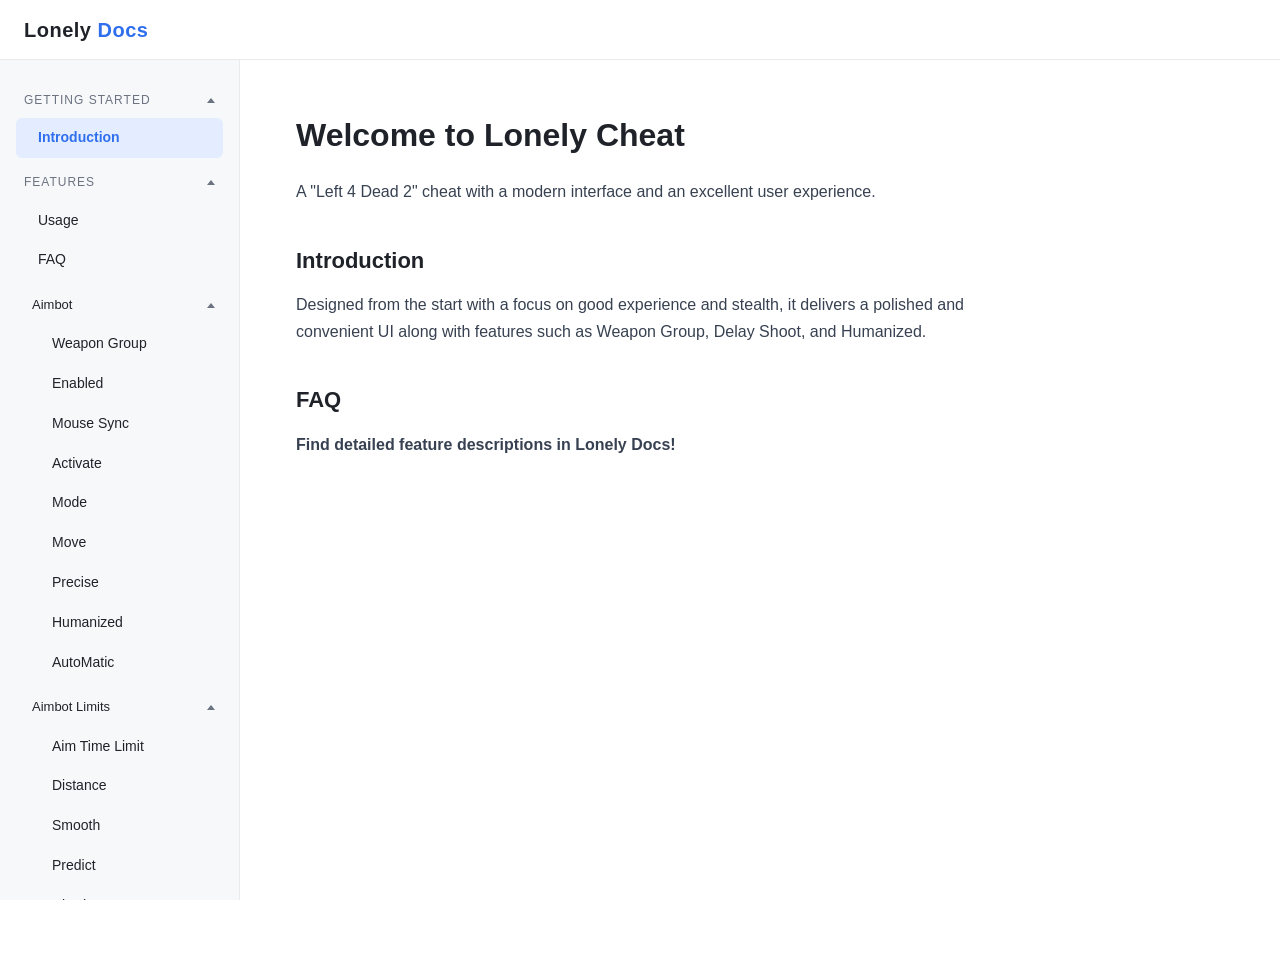
<file: index.html>
<!DOCTYPE html>
<html lang="en" data-page-node-id="TWaEena0RB8zqycP73NaQF"><head data-page-node-id="ee7ue9ihK9LDxUNMTXbMJ4">
  <meta charset="UTF-8" data-page-node-id="ir3PbhLBGocO0jrNj20sPI">
  <meta name="viewport" content="width=device-width, initial-scale=1.0" data-page-node-id="0yFgNMS9uBbjNXcHf9KOQh">
  <title data-page-node-id="skh3lBYsMeI4KXrfyc61DO">Lonely Docs</title>
  <link rel="stylesheet" href="style.css">
</head>
<body data-page-node-id="sMgWPGtuJIekgWDn5IrTgH" style="">
  <header class="topbar" data-page-node-id="xSVtLVDdO28h2l5P3CCzaC">
    <div class="brand" data-page-node-id="O9jQbfUGD59q1PPh4cZnv0">Lonely<span class="accent" data-page-node-id="ARyO6evqen1qBCwlKN5RWr"> Docs</span></div>
  </header>

  <aside class="sidebar" data-page-node-id="xNDHbXEqD3BDfNd4djfxDy">
    <details class="nav-group" open="" data-page-node-id="PaTcEHODRsr4pSQj0HHpxf">
      <summary data-page-node-id="n2BCaDmBmj9myY1vTdAESM" style="">Getting Started</summary>
      <div class="nav-content" data-page-node-id="xqxPW1Cj2kSIGR5vb9UBGr"><div class="nav-inner" data-page-node-id="kvCGvlrpyUPJoiDVLfxTAM">
        <a href="#intro" class="active" data-page-node-id="cYjnLKFcjLoSVCtdJL9Pfv">Introduction</a>
      </div></div>
    </details>
    <details class="nav-group" open="" data-page-node-id="G42Qch5GoVU4BBoeBfenEx">
      <summary data-page-node-id="p2rBZmAOSNsaoQbU8z2923" style="">Features</summary>
      <div class="nav-content" data-page-node-id="YyXeVk9UZxmxxfqzjSUjbA"><div class="nav-inner" data-page-node-id="nFHi4CRagEG9JFHlyq8Exx">
        <a href="#usage" data-page-node-id="8CfilMLWXd7CyLxYHlJzac">Usage</a>
        <a href="#faq" data-page-node-id="7BvmZrFtnzemBhcYlGuAry">FAQ</a>

        <details class="nav-group sub" open="" data-page-node-id="ZcyasRo8X3AGGmtHTrOnH9">
          <summary data-page-node-id="n8AsLjGM885Q8MICvCVn1Y">Aimbot</summary>
          <div class="nav-content" data-page-node-id="xMd4qjWnEll45GNBcqU2BU"><div class="nav-inner" data-page-node-id="pjn4ZHjPscu2i6A7jBXuKR">
            <a href="aimbot.html#wp-group" data-page-node-id="ih8MF6CgJDy4vCEsTlDnn2">Weapon Group</a>
            <a href="aimbot.html#ab-enabled" data-page-node-id="GaJBde3t4aGHg0BXz0iu3w">Enabled</a>
            <a href="aimbot.html#ab-mouse-sync" data-page-node-id="p6qWrkGRvvMyDGLyC7roIQ">Mouse Sync</a>
            <a href="aimbot.html#ab-activate" data-page-node-id="NN9Zv8vB0vPOJeucFx1aSg">Activate</a>
            <a href="aimbot.html#ab-mode" data-page-node-id="aSmYmgAsTipD4ZfvuMBtuA">Mode</a>
            <a href="aimbot.html#ab-move" data-page-node-id="NJNJK8BIPd0UpeQEgKL50z">Move</a>
            <a href="aimbot.html#ab-precise" data-page-node-id="JxR42i6nMqmFwolBD2n1vH">Precise</a>
            <a href="aimbot.html#ab-humanized" data-page-node-id="OKYeSVNBA8SJhVqH8wqLEd">Humanized</a>
            <a href="aimbot.html#ab-automatic" data-page-node-id="y2AwFS7OewVr6ql2xG8SGG">AutoMatic</a>
          </div></div>
        </details>

        <details class="nav-group sub" open="" data-page-node-id="lItRyBbnXcdhk36mDoEo0g">
          <summary data-page-node-id="4dKaqZmADXINYpxAv7hKcH">Aimbot Limits</summary>
          <div class="nav-content" data-page-node-id="k6iFiEgJFjBFxoAZwPSDzd"><div class="nav-inner" data-page-node-id="aXehTtXccvfkNEH8EOS6Ac">
            <a href="aimbot-limits.html#ab-aim-time" data-page-node-id="qOqetUYJa8AOOSoJOgyKlt">Aim Time Limit</a>
            <a href="aimbot-limits.html#ab-distance" data-page-node-id="LsQmVUVCkGQHymhBBOCjoY">Distance</a>
            <a href="aimbot-limits.html#ab-smooth" data-page-node-id="e6GM3uGIUkSom4bpCIfx3R">Smooth</a>
            <a href="aimbot-limits.html#ab-predict" data-page-node-id="F0ggZhSdIBtI2J9vs88HyW">Predict</a>
            <a href="aimbot-limits.html#ab-hit-chance" data-page-node-id="vHSAYNyNOta3QDX9b6PkRX">Hit Chance</a>
            <a href="aimbot-limits.html#ab-delay-shoot" data-page-node-id="rvNHw4fclCj3ACQaocJsxa">Delay Shoot</a>
            <a href="aimbot-limits.html#ab-first-slow" data-page-node-id="aRW4kj8DMyCOgV3WytMHSE">First Slow</a>
            <a href="aimbot-limits.html#ab-rapid-fire" data-page-node-id="i9y10dtmdhIIC2ZEnWvCe2">Rapid Fire</a>
          </div></div>
        </details>

        <details class="nav-group sub" open="" data-page-node-id="lXVwEM5090tC0odi3JSQ8K">
          <summary data-page-node-id="eW1vblPpHkB7fGcJqtAYto">Triggerbot</summary>
          <div class="nav-content" data-page-node-id="qNYH9nYaJVcANs4E0U0DRW"><div class="nav-inner" data-page-node-id="EChI74fax3uPf43sAII1RZ">
            <a href="triggerbot.html#tb-enabled" data-page-node-id="fwYeqFAHas3UBxmi8RkMBd">Enabled</a>
            <a href="triggerbot.html#tb-first-slow" data-page-node-id="xT4IVGGMHdZ4PoCmOMq7Xe">First Slow</a>
            <a href="triggerbot.html#tb-hit-chance" data-page-node-id="ZRfhfoFPxeCx5cGEE6dvgs">Hit Chance</a>
            <a href="triggerbot.html#tb-interval" data-page-node-id="kDh1jlRz9L4kw3YSsKC0jn">Interval Delay</a>
            <a href="triggerbot.html#tb-distance" data-page-node-id="H180IXBg88IxCFAx7kUl0o">Distance</a>
            <a href="triggerbot.html#tb-hitbox" data-page-node-id="hgl7Bv8HWl9ArusDmr9Vnm">Hitbox</a>
          </div></div>
        </details>

        <details class="nav-group sub" open="" data-page-node-id="dVdD29XwjK5GXms2Pt1NPN">
          <summary data-page-node-id="58vghEGIk3pVf2wVqf660S">Accuracy</summary>
          <div class="nav-content" data-page-node-id="sbp4ESzG08lYNL7BMuvemH"><div class="nav-inner" data-page-node-id="MiDG7jLFzBpHm8aoHAQDzM">
            <a href="accuracy.html#ac-norecoil" data-page-node-id="vQRu5WKw6f71oNGrpXhM0z">No Recoil</a>
            <a href="accuracy.html#ac-nospread" data-page-node-id="R9jWr6EyrMbxyQLiay8FdL">No Spread</a>
            <a href="accuracy.html#ac-noshake" data-page-node-id="glDw109UuOpJzwPVCSbkc0">No Screen Shake</a>
          </div></div>
        </details>

        <details class="nav-group sub" open="" data-page-node-id="Tn4T3VrcgkAGGV745ziRrP">
          <summary data-page-node-id="bOQXM1XTjp7M5SVrWeGANk">Misc</summary>
          <div class="nav-content" data-page-node-id="Ajm83OCKwzDvGNaeAAD6NW"><div class="nav-inner" data-page-node-id="UtkhzA6m7gKbJ1bdM4V119">
            <a href="misc.html#mi-bunnyhop" data-page-node-id="6PoNqDSYaEaQRQOG0sN0O4">Bunnyhop</a>
            <a href="misc.html#mi-fastladder" data-page-node-id="DVqbc0P99hbdyAO3DPWggT">Fast Ladder</a>
            <a href="misc.html#mi-viewmodel" data-page-node-id="EHdGiPhzs2AkBzVZDO3jPZ">Viewmodel</a>
            <a href="misc.html#mi-nofog" data-page-node-id="yUo5xD4yjcY9yEqe0eJ81b">No Fog</a>
            <a href="misc.html#mi-novomit" data-page-node-id="5Jgp1fFqFs9CfNZgRJO3Mm">No Vomit</a>
            <a href="misc.html#mi-flashboost" data-page-node-id="PhL8jOjyQE7Bf3LIoPqLQd">Flash Boost</a>
            <a href="misc.html#mi-fullbright" data-page-node-id="0Z0YBsJDYopN18KsPZSJHn">FullBright</a>
            <a href="misc.html#mi-antishake" data-page-node-id="mUqtXb8uyFYW4V0qksov1j">Anti Shake</a>
          </div></div>
        </details>

        <details class="nav-group sub" open="" data-page-node-id="lfMfId5TidvpCZSdYkoL1k">
          <summary data-page-node-id="P5CHlW1HJjmwjEGL5zxazS">Settings</summary>
          <div class="nav-content" data-page-node-id="qYrVrE0GwadD0edWmm81ve"><div class="nav-inner" data-page-node-id="4ZlSs5T3UVnMNRsN0IBHpP">
            <a href="settings.html#st-watermark" data-page-node-id="lgEP5XFWJjDEG5EECeaI3q">Watermark</a>
          </div></div>
        </details>
      </div></div>
    </details>
  </aside>

  <main class="content" data-page-node-id="n5rQM5dyoZBOVCFRZSe1HP">
    <h1 data-page-node-id="Ys73UwlNND5XVE8SqMrUj9" style="">Welcome to Lonely Cheat</h1>
    <p data-page-node-id="o4NbtX8kN3cHf05vrxx0iq" style="white-space: pre-wrap;">A "Left 4 Dead 2" cheat with a modern interface and an excellent user experience.​</p>

    <h2 id="intro" data-page-node-id="KonEO6SugsaD9ngTZtJTzR" style="">Introduction</h2>
    <p data-page-node-id="NDhQqxRI0zFq2WC5O8KazL" style="">Designed from the start with a focus on good experience and stealth, it delivers a polished and convenient UI along with features such as Weapon Group, Delay Shoot, and Humanized.</p>

    <h2 id="faq" data-page-node-id="5yMVY4iMCwjZnVvJyCMXp2" style="">FAQ</h2>
    <p data-page-node-id="3Nm5QZPl91nzkyF8QMyoKw" style=""><b data-page-node-id="Bne3fK2LvGi6T0SQ1JD2Oj">Find detailed feature descriptions in Lonely Docs!</b></p>
  </main>

  <script data-page-node-id="G01HqoVSjpKIzFM3GFr7o5">
    // Collapse/expand: clicking a group title toggles .collapsed; CSS grid row height transition plays the animation
    document.querySelectorAll('.sidebar .nav-group > summary').forEach(function (summary) {
      summary.addEventListener('click', function (e) {
        e.preventDefault();
        summary.parentElement.classList.toggle('collapsed');
      });
    });

    // Document highlight: move active state to the clicked doc
    document.querySelectorAll('.sidebar a').forEach(function (link) {
      link.addEventListener('click', function () {
        document.querySelectorAll('.sidebar a.active').forEach(function (a) {
          a.classList.remove('active');
        });
        link.classList.add('active');
      });
    });
  </script>
</body></html>
</file>
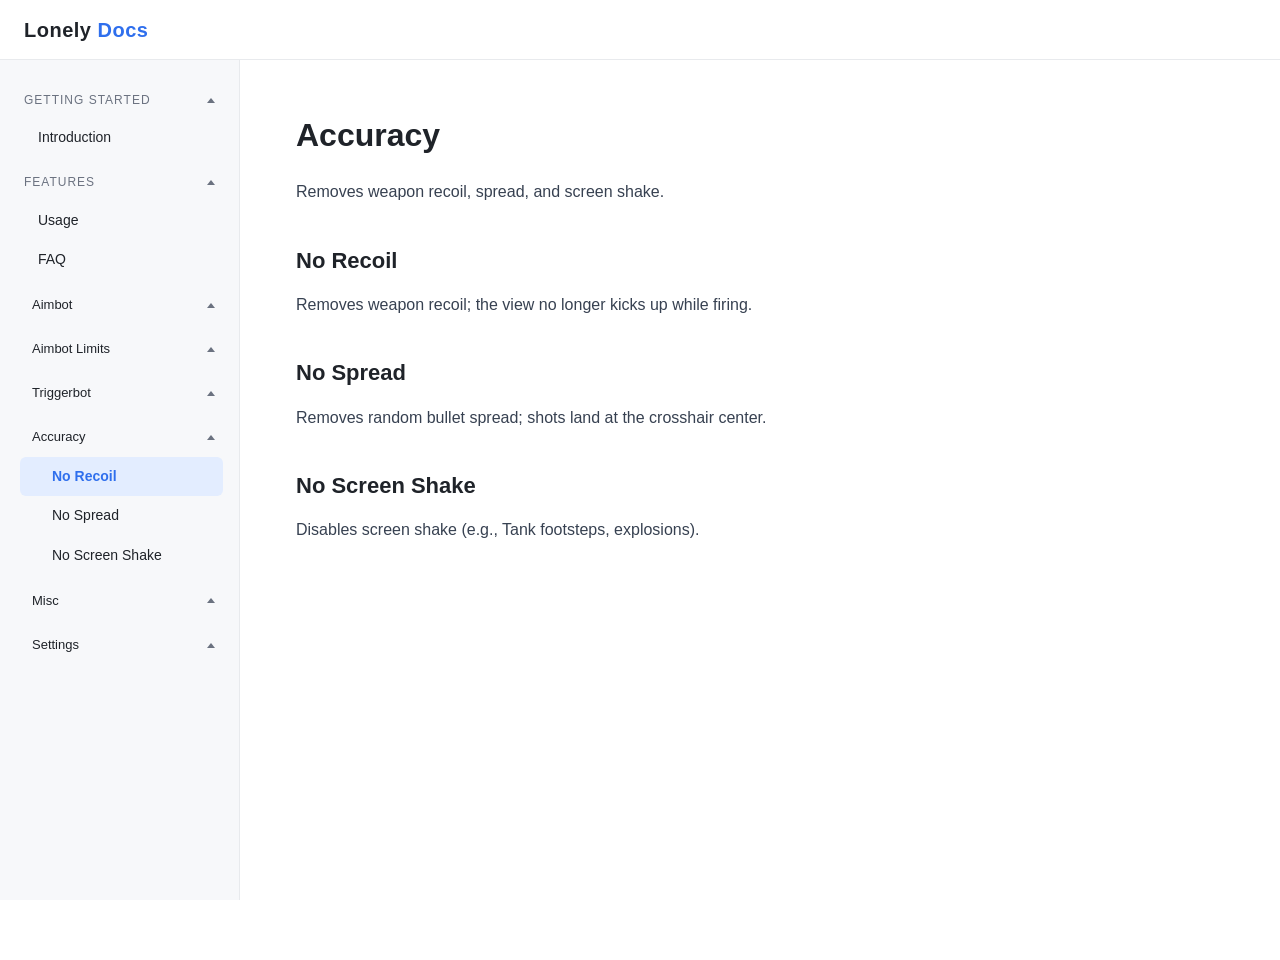
<file: accuracy.html>
<!DOCTYPE html>
<html lang="en">
<head>
  <meta charset="UTF-8">
  <meta name="viewport" content="width=device-width, initial-scale=1.0">
  <title>Lonely Docs — Accuracy</title>
  <link rel="stylesheet" href="style.css">
</head>
<body>
  <header class="topbar">
    <div class="brand">Lonely<span class="accent"> Docs</span></div>
  </header>

  <aside class="sidebar">
    <details class="nav-group" open>
      <summary>Getting Started</summary>
      <div class="nav-content"><div class="nav-inner">
        <a href="index.html#intro">Introduction</a>
      </div></div>
    </details>
    <details class="nav-group" open>
      <summary>Features</summary>
      <div class="nav-content"><div class="nav-inner">
        <a href="index.html#usage">Usage</a>
        <a href="index.html#faq">FAQ</a>

        <details class="nav-group sub collapsed">
          <summary>Aimbot</summary>
          <div class="nav-content"><div class="nav-inner">
            <a href="aimbot.html#wp-group">Weapon Group</a>
            <a href="aimbot.html#ab-enabled">Enabled</a>
            <a href="aimbot.html#ab-mouse-sync">Mouse Sync</a>
            <a href="aimbot.html#ab-activate">Activate</a>
            <a href="aimbot.html#ab-mode">Mode</a>
            <a href="aimbot.html#ab-move">Move</a>
            <a href="aimbot.html#ab-precise">Precise</a>
            <a href="aimbot.html#ab-humanized">Humanized</a>
            <a href="aimbot.html#ab-automatic">AutoMatic</a>
          </div></div>
        </details>

        <details class="nav-group sub collapsed">
          <summary>Aimbot Limits</summary>
          <div class="nav-content"><div class="nav-inner">
            <a href="aimbot-limits.html#ab-aim-time">Aim Time Limit</a>
            <a href="aimbot-limits.html#ab-distance">Distance</a>
            <a href="aimbot-limits.html#ab-smooth">Smooth</a>
            <a href="aimbot-limits.html#ab-predict">Predict</a>
            <a href="aimbot-limits.html#ab-hit-chance">Hit Chance</a>
            <a href="aimbot-limits.html#ab-delay-shoot">Delay Shoot</a>
            <a href="aimbot-limits.html#ab-first-slow">First Slow</a>
            <a href="aimbot-limits.html#ab-rapid-fire">Rapid Fire</a>
          </div></div>
        </details>

        <details class="nav-group sub collapsed">
          <summary>Triggerbot</summary>
          <div class="nav-content"><div class="nav-inner">
            <a href="triggerbot.html#tb-enabled">Enabled</a>
            <a href="triggerbot.html#tb-first-slow">First Slow</a>
            <a href="triggerbot.html#tb-hit-chance">Hit Chance</a>
            <a href="triggerbot.html#tb-interval">Interval Delay</a>
            <a href="triggerbot.html#tb-distance">Distance</a>
            <a href="triggerbot.html#tb-hitbox">Hitbox</a>
          </div></div>
        </details>

        <details class="nav-group sub" open>
          <summary>Accuracy</summary>
          <div class="nav-content"><div class="nav-inner">
            <a href="#ac-norecoil" class="active">No Recoil</a>
            <a href="#ac-nospread">No Spread</a>
            <a href="#ac-noshake">No Screen Shake</a>
          </div></div>
        </details>

        <details class="nav-group sub collapsed">
          <summary>Misc</summary>
          <div class="nav-content"><div class="nav-inner">
            <a href="misc.html#mi-bunnyhop">Bunnyhop</a>
            <a href="misc.html#mi-fastladder">Fast Ladder</a>
            <a href="misc.html#mi-viewmodel">Viewmodel</a>
            <a href="misc.html#mi-nofog">No Fog</a>
            <a href="misc.html#mi-novomit">No Vomit</a>
            <a href="misc.html#mi-flashboost">Flash Boost</a>
            <a href="misc.html#mi-fullbright">FullBright</a>
            <a href="misc.html#mi-antishake">Anti Shake</a>
          </div></div>
        </details>

        <details class="nav-group sub collapsed">
          <summary>Settings</summary>
          <div class="nav-content"><div class="nav-inner">
            <a href="settings.html#st-watermark">Watermark</a>
          </div></div>
        </details>
      </div></div>
    </details>
  </aside>

  <main class="content">
    <h1>Accuracy</h1>
    <p>Removes weapon recoil, spread, and screen shake.</p>

    <h2 id="ac-norecoil">No Recoil</h2>
    <p>Removes weapon recoil; the view no longer kicks up while firing.</p>

    <h2 id="ac-nospread">No Spread</h2>
    <p>Removes random bullet spread; shots land at the crosshair center.</p>

    <h2 id="ac-noshake">No Screen Shake</h2>
    <p>Disables screen shake (e.g., Tank footsteps, explosions).</p>
  </main>

  <script>
    document.querySelectorAll('.sidebar .nav-group > summary').forEach(function (summary) {
      summary.addEventListener('click', function (e) {
        e.preventDefault();
        summary.parentElement.classList.toggle('collapsed');
      });
    });

    document.querySelectorAll('.sidebar a').forEach(function (link) {
      link.addEventListener('click', function () {
        document.querySelectorAll('.sidebar a.active').forEach(function (a) {
          a.classList.remove('active');
        });
        link.classList.add('active');
      });
    });
  </script>
</body></html>
</file>
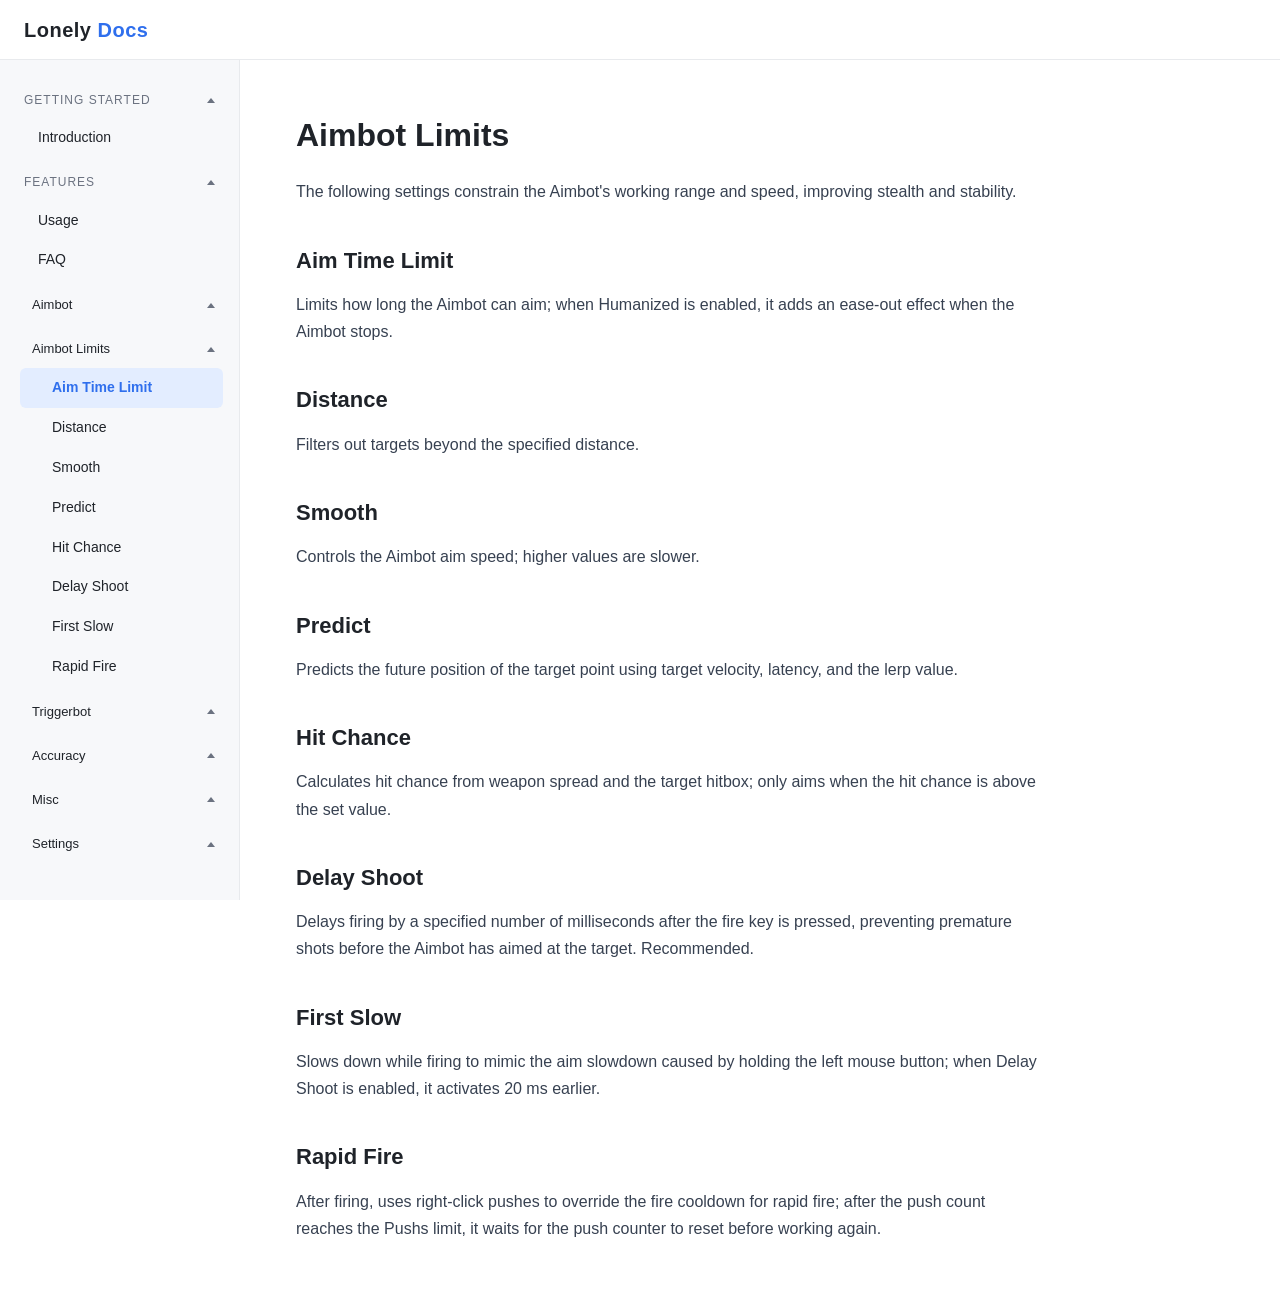
<file: aimbot-limits.html>
<!DOCTYPE html>
<html lang="en">
<head>
  <meta charset="UTF-8">
  <meta name="viewport" content="width=device-width, initial-scale=1.0">
  <title>Lonely Docs — Aimbot Limits</title>
  <link rel="stylesheet" href="style.css">
</head>
<body>
  <header class="topbar">
    <div class="brand">Lonely<span class="accent"> Docs</span></div>
  </header>

  <aside class="sidebar">
    <details class="nav-group" open>
      <summary>Getting Started</summary>
      <div class="nav-content"><div class="nav-inner">
        <a href="index.html#intro">Introduction</a>
      </div></div>
    </details>
    <details class="nav-group" open>
      <summary>Features</summary>
      <div class="nav-content"><div class="nav-inner">
        <a href="index.html#usage">Usage</a>
        <a href="index.html#faq">FAQ</a>

        <details class="nav-group sub collapsed">
          <summary>Aimbot</summary>
          <div class="nav-content"><div class="nav-inner">
            <a href="aimbot.html#wp-group">Weapon Group</a>
            <a href="aimbot.html#ab-enabled">Enabled</a>
            <a href="aimbot.html#ab-mouse-sync">Mouse Sync</a>
            <a href="aimbot.html#ab-activate">Activate</a>
            <a href="aimbot.html#ab-mode">Mode</a>
            <a href="aimbot.html#ab-move">Move</a>
            <a href="aimbot.html#ab-precise">Precise</a>
            <a href="aimbot.html#ab-humanized">Humanized</a>
            <a href="aimbot.html#ab-automatic">AutoMatic</a>
          </div></div>
        </details>

        <details class="nav-group sub" open>
          <summary>Aimbot Limits</summary>
          <div class="nav-content"><div class="nav-inner">
            <a href="#ab-aim-time" class="active">Aim Time Limit</a>
            <a href="#ab-distance">Distance</a>
            <a href="#ab-smooth">Smooth</a>
            <a href="#ab-predict">Predict</a>
            <a href="#ab-hit-chance">Hit Chance</a>
            <a href="#ab-delay-shoot">Delay Shoot</a>
            <a href="#ab-first-slow">First Slow</a>
            <a href="#ab-rapid-fire">Rapid Fire</a>
          </div></div>
        </details>

        <details class="nav-group sub collapsed">
          <summary>Triggerbot</summary>
          <div class="nav-content"><div class="nav-inner">
            <a href="triggerbot.html#tb-enabled">Enabled</a>
            <a href="triggerbot.html#tb-first-slow">First Slow</a>
            <a href="triggerbot.html#tb-hit-chance">Hit Chance</a>
            <a href="triggerbot.html#tb-interval">Interval Delay</a>
            <a href="triggerbot.html#tb-distance">Distance</a>
            <a href="triggerbot.html#tb-hitbox">Hitbox</a>
          </div></div>
        </details>

        <details class="nav-group sub collapsed">
          <summary>Accuracy</summary>
          <div class="nav-content"><div class="nav-inner">
            <a href="accuracy.html#ac-norecoil">No Recoil</a>
            <a href="accuracy.html#ac-nospread">No Spread</a>
            <a href="accuracy.html#ac-noshake">No Screen Shake</a>
          </div></div>
        </details>

        <details class="nav-group sub collapsed">
          <summary>Misc</summary>
          <div class="nav-content"><div class="nav-inner">
            <a href="misc.html#mi-bunnyhop">Bunnyhop</a>
            <a href="misc.html#mi-fastladder">Fast Ladder</a>
            <a href="misc.html#mi-viewmodel">Viewmodel</a>
            <a href="misc.html#mi-nofog">No Fog</a>
            <a href="misc.html#mi-novomit">No Vomit</a>
            <a href="misc.html#mi-flashboost">Flash Boost</a>
            <a href="misc.html#mi-fullbright">FullBright</a>
            <a href="misc.html#mi-antishake">Anti Shake</a>
          </div></div>
        </details>

        <details class="nav-group sub collapsed">
          <summary>Settings</summary>
          <div class="nav-content"><div class="nav-inner">
            <a href="settings.html#st-watermark">Watermark</a>
          </div></div>
        </details>
      </div></div>
    </details>
  </aside>

  <main class="content">
    <h1>Aimbot Limits</h1>
    <p>The following settings constrain the Aimbot's working range and speed, improving stealth and stability.</p>

    <h2 id="ab-aim-time">Aim Time Limit</h2>
    <p>Limits how long the Aimbot can aim; when Humanized is enabled, it adds an ease-out effect when the Aimbot stops.</p>

    <h2 id="ab-distance">Distance</h2>
    <p>Filters out targets beyond the specified distance.</p>

    <h2 id="ab-smooth">Smooth</h2>
    <p>Controls the Aimbot aim speed; higher values are slower.</p>

    <h2 id="ab-predict">Predict</h2>
    <p>Predicts the future position of the target point using target velocity, latency, and the lerp value.</p>

    <h2 id="ab-hit-chance">Hit Chance</h2>
    <p>Calculates hit chance from weapon spread and the target hitbox; only aims when the hit chance is above the set value.</p>

    <h2 id="ab-delay-shoot">Delay Shoot</h2>
    <p>Delays firing by a specified number of milliseconds after the fire key is pressed, preventing premature shots before the Aimbot has aimed at the target. Recommended.</p>

    <h2 id="ab-first-slow">First Slow</h2>
    <p>Slows down while firing to mimic the aim slowdown caused by holding the left mouse button; when Delay Shoot is enabled, it activates 20 ms earlier.</p>

    <h2 id="ab-rapid-fire">Rapid Fire</h2>
    <p>After firing, uses right-click pushes to override the fire cooldown for rapid fire; after the push count reaches the Pushs limit, it waits for the push counter to reset before working again.</p>
  </main>

  <script>
    document.querySelectorAll('.sidebar .nav-group > summary').forEach(function (summary) {
      summary.addEventListener('click', function (e) {
        e.preventDefault();
        summary.parentElement.classList.toggle('collapsed');
      });
    });

    document.querySelectorAll('.sidebar a').forEach(function (link) {
      link.addEventListener('click', function () {
        document.querySelectorAll('.sidebar a.active').forEach(function (a) {
          a.classList.remove('active');
        });
        link.classList.add('active');
      });
    });
  </script>
</body></html>
</file>
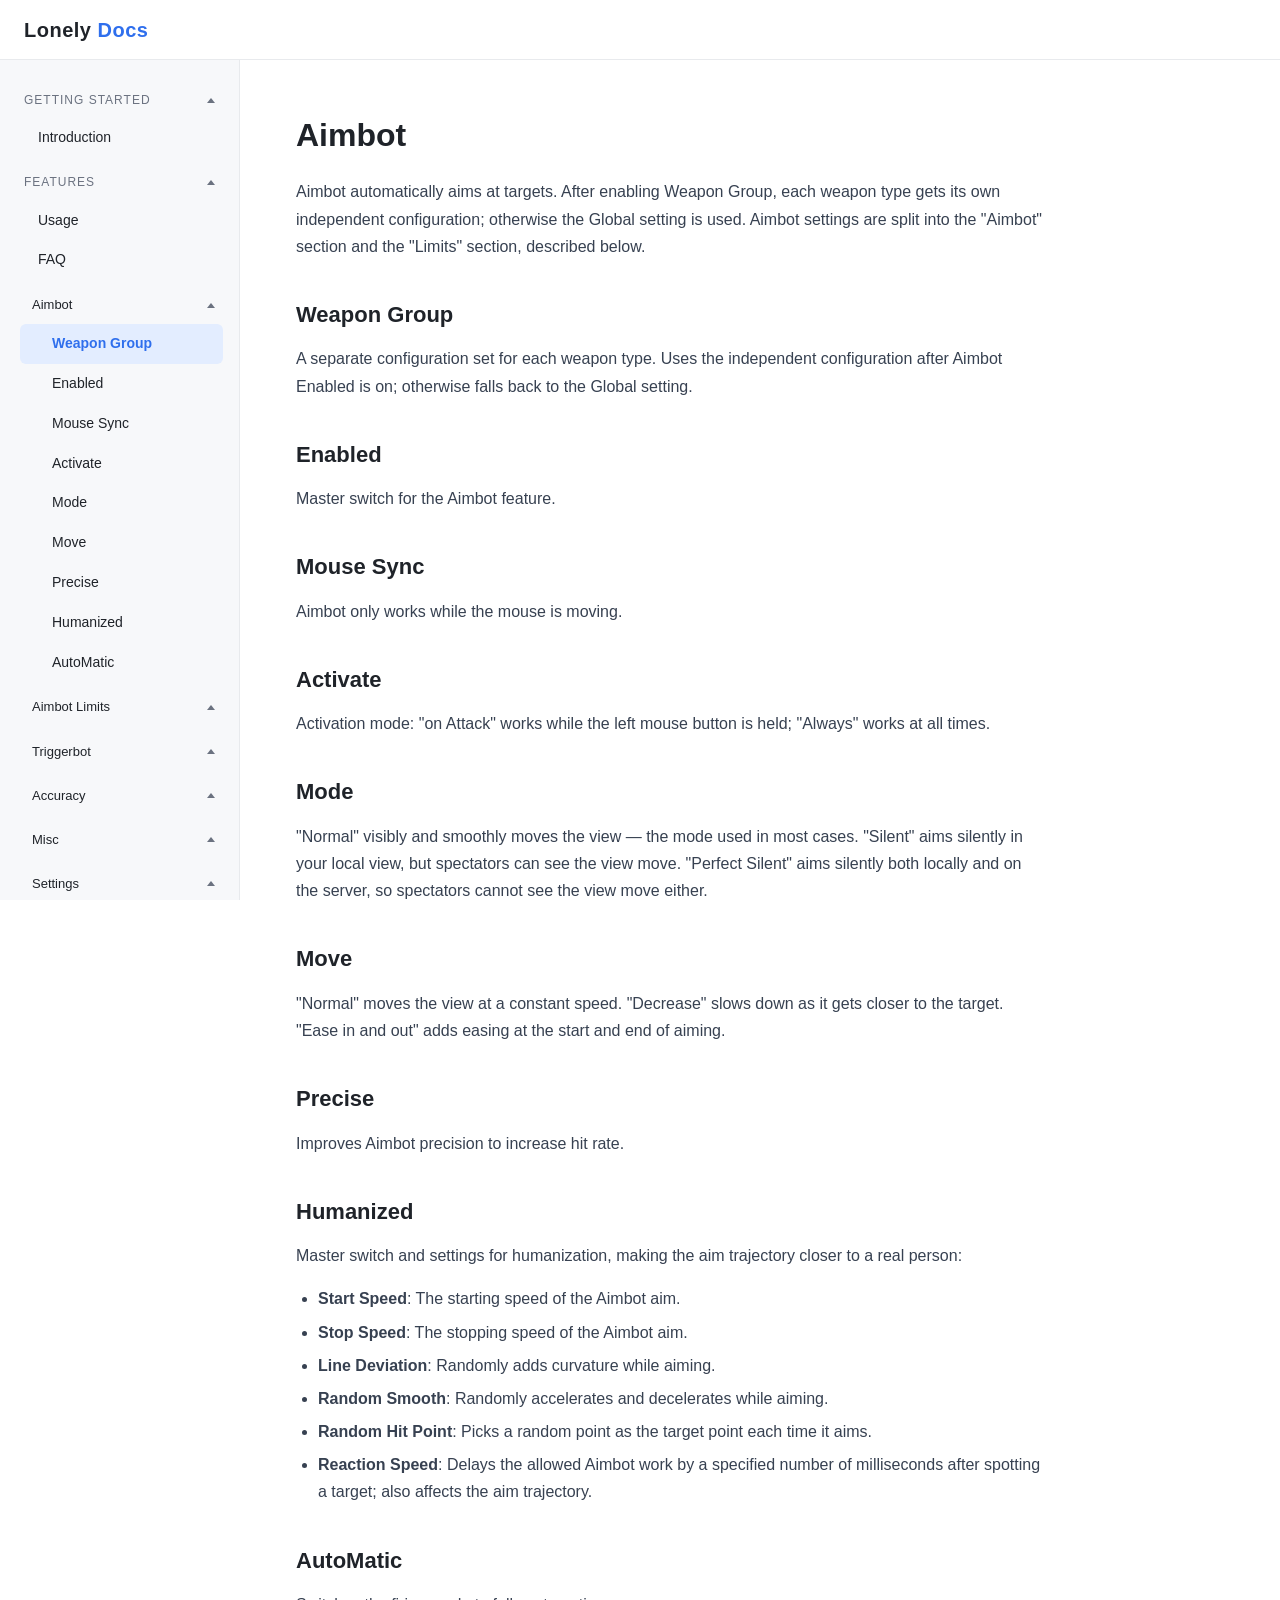
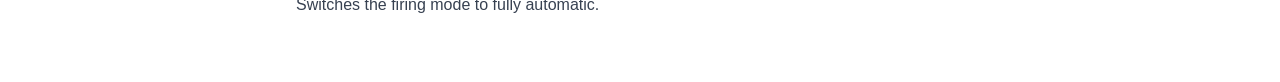
<file: aimbot.html>
<!DOCTYPE html>
<html lang="en">
<head>
  <meta charset="UTF-8">
  <meta name="viewport" content="width=device-width, initial-scale=1.0">
  <title>Lonely Docs — Aimbot</title>
  <link rel="stylesheet" href="style.css">
</head>
<body>
  <header class="topbar">
    <div class="brand">Lonely<span class="accent"> Docs</span></div>
  </header>

  <aside class="sidebar">
    <details class="nav-group" open>
      <summary>Getting Started</summary>
      <div class="nav-content"><div class="nav-inner">
        <a href="index.html#intro">Introduction</a>
      </div></div>
    </details>
    <details class="nav-group" open>
      <summary>Features</summary>
      <div class="nav-content"><div class="nav-inner">
        <a href="index.html#usage">Usage</a>
        <a href="index.html#faq">FAQ</a>

        <details class="nav-group sub" open>
          <summary>Aimbot</summary>
          <div class="nav-content"><div class="nav-inner">
            <a href="#wp-group" class="active">Weapon Group</a>
            <a href="#ab-enabled">Enabled</a>
            <a href="#ab-mouse-sync">Mouse Sync</a>
            <a href="#ab-activate">Activate</a>
            <a href="#ab-mode">Mode</a>
            <a href="#ab-move">Move</a>
            <a href="#ab-precise">Precise</a>
            <a href="#ab-humanized">Humanized</a>
            <a href="#ab-automatic">AutoMatic</a>
          </div></div>
        </details>

        <details class="nav-group sub collapsed">
          <summary>Aimbot Limits</summary>
          <div class="nav-content"><div class="nav-inner">
            <a href="aimbot-limits.html#ab-aim-time">Aim Time Limit</a>
            <a href="aimbot-limits.html#ab-distance">Distance</a>
            <a href="aimbot-limits.html#ab-smooth">Smooth</a>
            <a href="aimbot-limits.html#ab-predict">Predict</a>
            <a href="aimbot-limits.html#ab-hit-chance">Hit Chance</a>
            <a href="aimbot-limits.html#ab-delay-shoot">Delay Shoot</a>
            <a href="aimbot-limits.html#ab-first-slow">First Slow</a>
            <a href="aimbot-limits.html#ab-rapid-fire">Rapid Fire</a>
          </div></div>
        </details>

        <details class="nav-group sub collapsed">
          <summary>Triggerbot</summary>
          <div class="nav-content"><div class="nav-inner">
            <a href="triggerbot.html#tb-enabled">Enabled</a>
            <a href="triggerbot.html#tb-first-slow">First Slow</a>
            <a href="triggerbot.html#tb-hit-chance">Hit Chance</a>
            <a href="triggerbot.html#tb-interval">Interval Delay</a>
            <a href="triggerbot.html#tb-distance">Distance</a>
            <a href="triggerbot.html#tb-hitbox">Hitbox</a>
          </div></div>
        </details>

        <details class="nav-group sub collapsed">
          <summary>Accuracy</summary>
          <div class="nav-content"><div class="nav-inner">
            <a href="accuracy.html#ac-norecoil">No Recoil</a>
            <a href="accuracy.html#ac-nospread">No Spread</a>
            <a href="accuracy.html#ac-noshake">No Screen Shake</a>
          </div></div>
        </details>

        <details class="nav-group sub collapsed">
          <summary>Misc</summary>
          <div class="nav-content"><div class="nav-inner">
            <a href="misc.html#mi-bunnyhop">Bunnyhop</a>
            <a href="misc.html#mi-fastladder">Fast Ladder</a>
            <a href="misc.html#mi-viewmodel">Viewmodel</a>
            <a href="misc.html#mi-nofog">No Fog</a>
            <a href="misc.html#mi-novomit">No Vomit</a>
            <a href="misc.html#mi-flashboost">Flash Boost</a>
            <a href="misc.html#mi-fullbright">FullBright</a>
            <a href="misc.html#mi-antishake">Anti Shake</a>
          </div></div>
        </details>

        <details class="nav-group sub collapsed">
          <summary>Settings</summary>
          <div class="nav-content"><div class="nav-inner">
            <a href="settings.html#st-watermark">Watermark</a>
          </div></div>
        </details>
      </div></div>
    </details>
  </aside>

  <main class="content">
    <h1>Aimbot</h1>
    <p>Aimbot automatically aims at targets. After enabling Weapon Group, each weapon type gets its own independent configuration; otherwise the Global setting is used. Aimbot settings are split into the "Aimbot" section and the "Limits" section, described below.</p>

    <h2 id="wp-group">Weapon Group</h2>
    <p>A separate configuration set for each weapon type. Uses the independent configuration after Aimbot Enabled is on; otherwise falls back to the Global setting.</p>

    <h2 id="ab-enabled">Enabled</h2>
    <p>Master switch for the Aimbot feature.</p>

    <h2 id="ab-mouse-sync">Mouse Sync</h2>
    <p>Aimbot only works while the mouse is moving.</p>

    <h2 id="ab-activate">Activate</h2>
    <p>Activation mode: "on Attack" works while the left mouse button is held; "Always" works at all times.</p>

    <h2 id="ab-mode">Mode</h2>
    <p>"Normal" visibly and smoothly moves the view — the mode used in most cases. "Silent" aims silently in your local view, but spectators can see the view move. "Perfect Silent" aims silently both locally and on the server, so spectators cannot see the view move either.</p>

    <h2 id="ab-move">Move</h2>
    <p>"Normal" moves the view at a constant speed. "Decrease" slows down as it gets closer to the target. "Ease in and out" adds easing at the start and end of aiming.</p>

    <h2 id="ab-precise">Precise</h2>
    <p>Improves Aimbot precision to increase hit rate.</p>

    <h2 id="ab-humanized">Humanized</h2>
    <p>Master switch and settings for humanization, making the aim trajectory closer to a real person:</p>
    <ul>
      <li><strong>Start Speed</strong>: The starting speed of the Aimbot aim.</li>
      <li><strong>Stop Speed</strong>: The stopping speed of the Aimbot aim.</li>
      <li><strong>Line Deviation</strong>: Randomly adds curvature while aiming.</li>
      <li><strong>Random Smooth</strong>: Randomly accelerates and decelerates while aiming.</li>
      <li><strong>Random Hit Point</strong>: Picks a random point as the target point each time it aims.</li>
      <li><strong>Reaction Speed</strong>: Delays the allowed Aimbot work by a specified number of milliseconds after spotting a target; also affects the aim trajectory.</li>
    </ul>

    <h2 id="ab-automatic">AutoMatic</h2>
    <p>Switches the firing mode to fully automatic.</p>
  </main>

  <script>
    document.querySelectorAll('.sidebar .nav-group > summary').forEach(function (summary) {
      summary.addEventListener('click', function (e) {
        e.preventDefault();
        summary.parentElement.classList.toggle('collapsed');
      });
    });

    document.querySelectorAll('.sidebar a').forEach(function (link) {
      link.addEventListener('click', function () {
        document.querySelectorAll('.sidebar a.active').forEach(function (a) {
          a.classList.remove('active');
        });
        link.classList.add('active');
      });
    });
  </script>
</body></html>
</file>
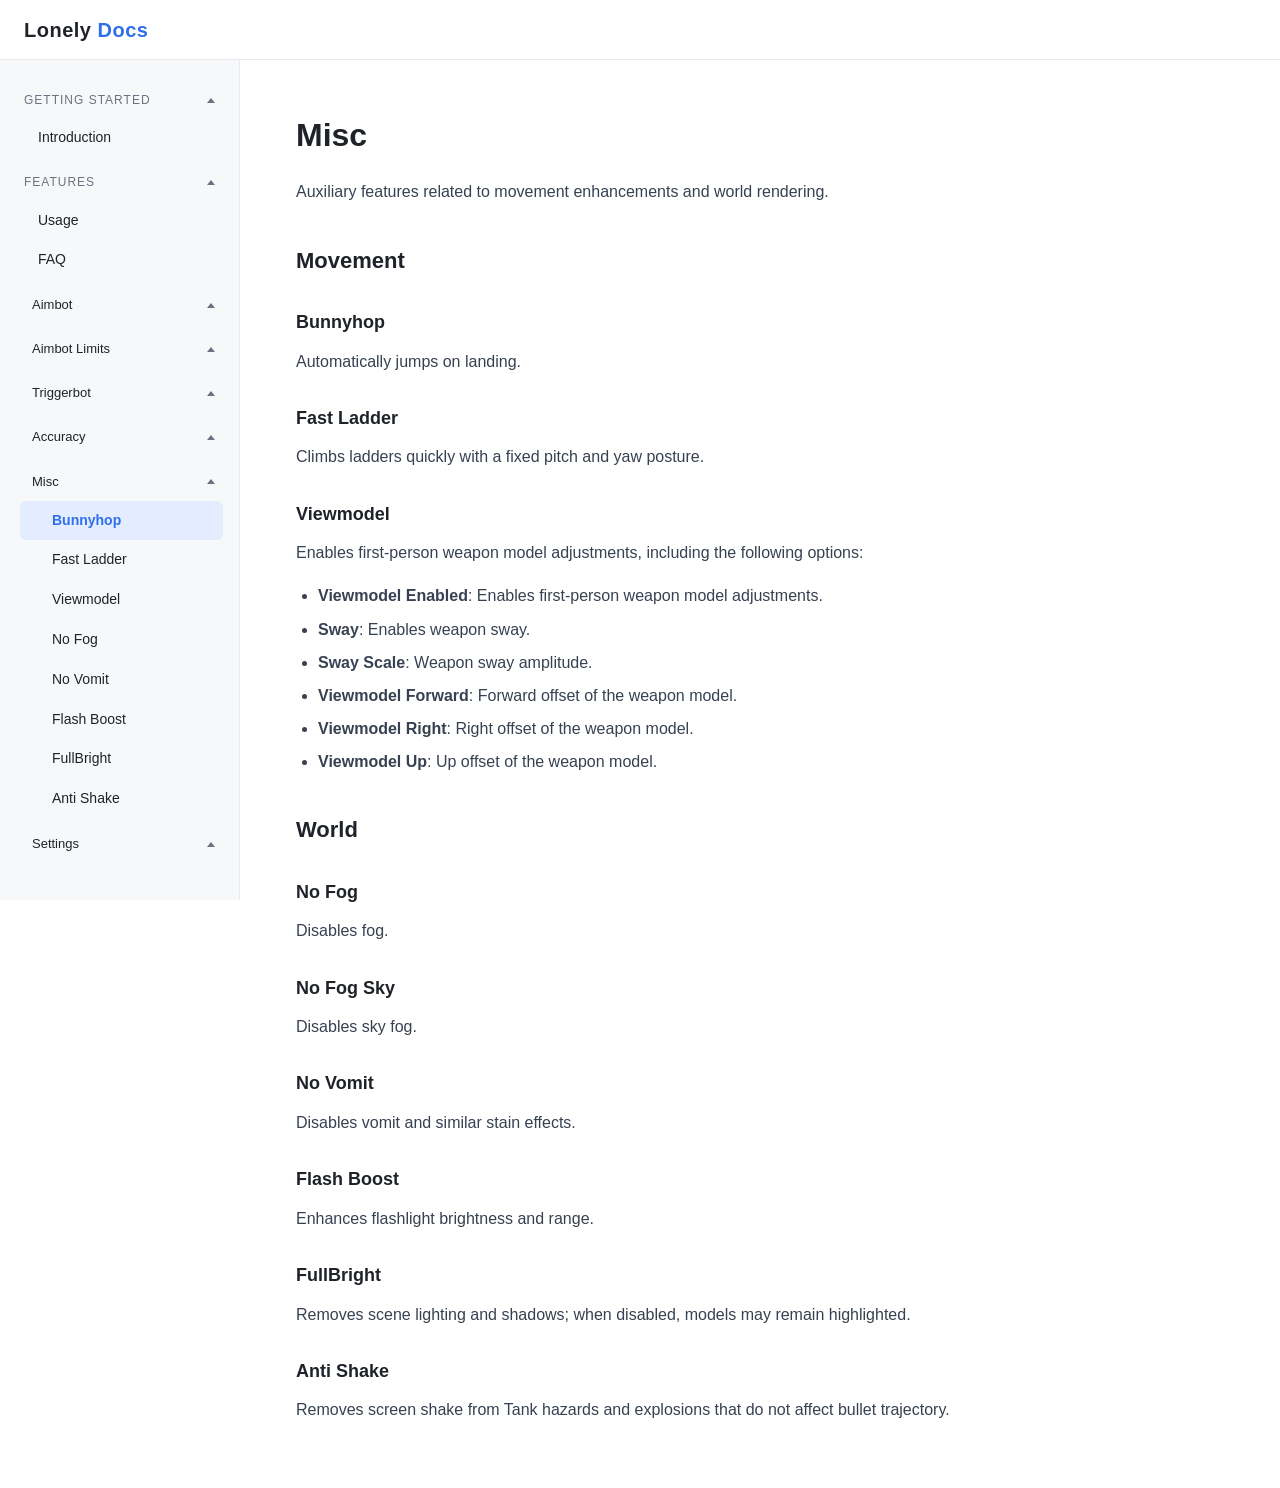
<file: misc.html>
<!DOCTYPE html>
<html lang="en">
<head>
  <meta charset="UTF-8">
  <meta name="viewport" content="width=device-width, initial-scale=1.0">
  <title>Lonely Docs — Misc</title>
  <link rel="stylesheet" href="style.css">
</head>
<body>
  <header class="topbar">
    <div class="brand">Lonely<span class="accent"> Docs</span></div>
  </header>

  <aside class="sidebar">
    <details class="nav-group" open>
      <summary>Getting Started</summary>
      <div class="nav-content"><div class="nav-inner">
        <a href="index.html#intro">Introduction</a>
      </div></div>
    </details>
    <details class="nav-group" open>
      <summary>Features</summary>
      <div class="nav-content"><div class="nav-inner">
        <a href="index.html#usage">Usage</a>
        <a href="index.html#faq">FAQ</a>

        <details class="nav-group sub collapsed">
          <summary>Aimbot</summary>
          <div class="nav-content"><div class="nav-inner">
            <a href="aimbot.html#wp-group">Weapon Group</a>
            <a href="aimbot.html#ab-enabled">Enabled</a>
            <a href="aimbot.html#ab-mouse-sync">Mouse Sync</a>
            <a href="aimbot.html#ab-activate">Activate</a>
            <a href="aimbot.html#ab-mode">Mode</a>
            <a href="aimbot.html#ab-move">Move</a>
            <a href="aimbot.html#ab-precise">Precise</a>
            <a href="aimbot.html#ab-humanized">Humanized</a>
            <a href="aimbot.html#ab-automatic">AutoMatic</a>
          </div></div>
        </details>

        <details class="nav-group sub collapsed">
          <summary>Aimbot Limits</summary>
          <div class="nav-content"><div class="nav-inner">
            <a href="aimbot-limits.html#ab-aim-time">Aim Time Limit</a>
            <a href="aimbot-limits.html#ab-distance">Distance</a>
            <a href="aimbot-limits.html#ab-smooth">Smooth</a>
            <a href="aimbot-limits.html#ab-predict">Predict</a>
            <a href="aimbot-limits.html#ab-hit-chance">Hit Chance</a>
            <a href="aimbot-limits.html#ab-delay-shoot">Delay Shoot</a>
            <a href="aimbot-limits.html#ab-first-slow">First Slow</a>
            <a href="aimbot-limits.html#ab-rapid-fire">Rapid Fire</a>
          </div></div>
        </details>

        <details class="nav-group sub collapsed">
          <summary>Triggerbot</summary>
          <div class="nav-content"><div class="nav-inner">
            <a href="triggerbot.html#tb-enabled">Enabled</a>
            <a href="triggerbot.html#tb-first-slow">First Slow</a>
            <a href="triggerbot.html#tb-hit-chance">Hit Chance</a>
            <a href="triggerbot.html#tb-interval">Interval Delay</a>
            <a href="triggerbot.html#tb-distance">Distance</a>
            <a href="triggerbot.html#tb-hitbox">Hitbox</a>
          </div></div>
        </details>

        <details class="nav-group sub collapsed">
          <summary>Accuracy</summary>
          <div class="nav-content"><div class="nav-inner">
            <a href="accuracy.html#ac-norecoil">No Recoil</a>
            <a href="accuracy.html#ac-nospread">No Spread</a>
            <a href="accuracy.html#ac-noshake">No Screen Shake</a>
          </div></div>
        </details>

        <details class="nav-group sub" open>
          <summary>Misc</summary>
          <div class="nav-content"><div class="nav-inner">
            <a href="#mi-bunnyhop" class="active">Bunnyhop</a>
            <a href="#mi-fastladder">Fast Ladder</a>
            <a href="#mi-viewmodel">Viewmodel</a>
            <a href="#mi-nofog">No Fog</a>
            <a href="#mi-novomit">No Vomit</a>
            <a href="#mi-flashboost">Flash Boost</a>
            <a href="#mi-fullbright">FullBright</a>
            <a href="#mi-antishake">Anti Shake</a>
          </div></div>
        </details>

        <details class="nav-group sub collapsed">
          <summary>Settings</summary>
          <div class="nav-content"><div class="nav-inner">
            <a href="settings.html#st-watermark">Watermark</a>
          </div></div>
        </details>
      </div></div>
    </details>
  </aside>

  <main class="content">
    <h1>Misc</h1>
    <p>Auxiliary features related to movement enhancements and world rendering.</p>

    <h2 id="mi-movement">Movement</h2>
    <h3 id="mi-bunnyhop">Bunnyhop</h3>
    <p>Automatically jumps on landing.</p>
    <h3 id="mi-fastladder">Fast Ladder</h3>
    <p>Climbs ladders quickly with a fixed pitch and yaw posture.</p>
    <h3 id="mi-viewmodel">Viewmodel</h3>
    <p>Enables first-person weapon model adjustments, including the following options:</p>
    <ul>
      <li><strong>Viewmodel Enabled</strong>: Enables first-person weapon model adjustments.</li>
      <li><strong>Sway</strong>: Enables weapon sway.</li>
      <li><strong>Sway Scale</strong>: Weapon sway amplitude.</li>
      <li><strong>Viewmodel Forward</strong>: Forward offset of the weapon model.</li>
      <li><strong>Viewmodel Right</strong>: Right offset of the weapon model.</li>
      <li><strong>Viewmodel Up</strong>: Up offset of the weapon model.</li>
    </ul>

    <h2 id="mi-world">World</h2>
    <h3 id="mi-nofog">No Fog</h3>
    <p>Disables fog.</p>
    <h3 id="mi-nofog-sky">No Fog Sky</h3>
    <p>Disables sky fog.</p>
    <h3 id="mi-novomit">No Vomit</h3>
    <p>Disables vomit and similar stain effects.</p>
    <h3 id="mi-flashboost">Flash Boost</h3>
    <p>Enhances flashlight brightness and range.</p>
    <h3 id="mi-fullbright">FullBright</h3>
    <p>Removes scene lighting and shadows; when disabled, models may remain highlighted.</p>
    <h3 id="mi-antishake">Anti Shake</h3>
    <p>Removes screen shake from Tank hazards and explosions that do not affect bullet trajectory.</p>
  </main>

  <script>
    document.querySelectorAll('.sidebar .nav-group > summary').forEach(function (summary) {
      summary.addEventListener('click', function (e) {
        e.preventDefault();
        summary.parentElement.classList.toggle('collapsed');
      });
    });

    document.querySelectorAll('.sidebar a').forEach(function (link) {
      link.addEventListener('click', function () {
        document.querySelectorAll('.sidebar a.active').forEach(function (a) {
          a.classList.remove('active');
        });
        link.classList.add('active');
      });
    });
  </script>
</body></html>
</file>
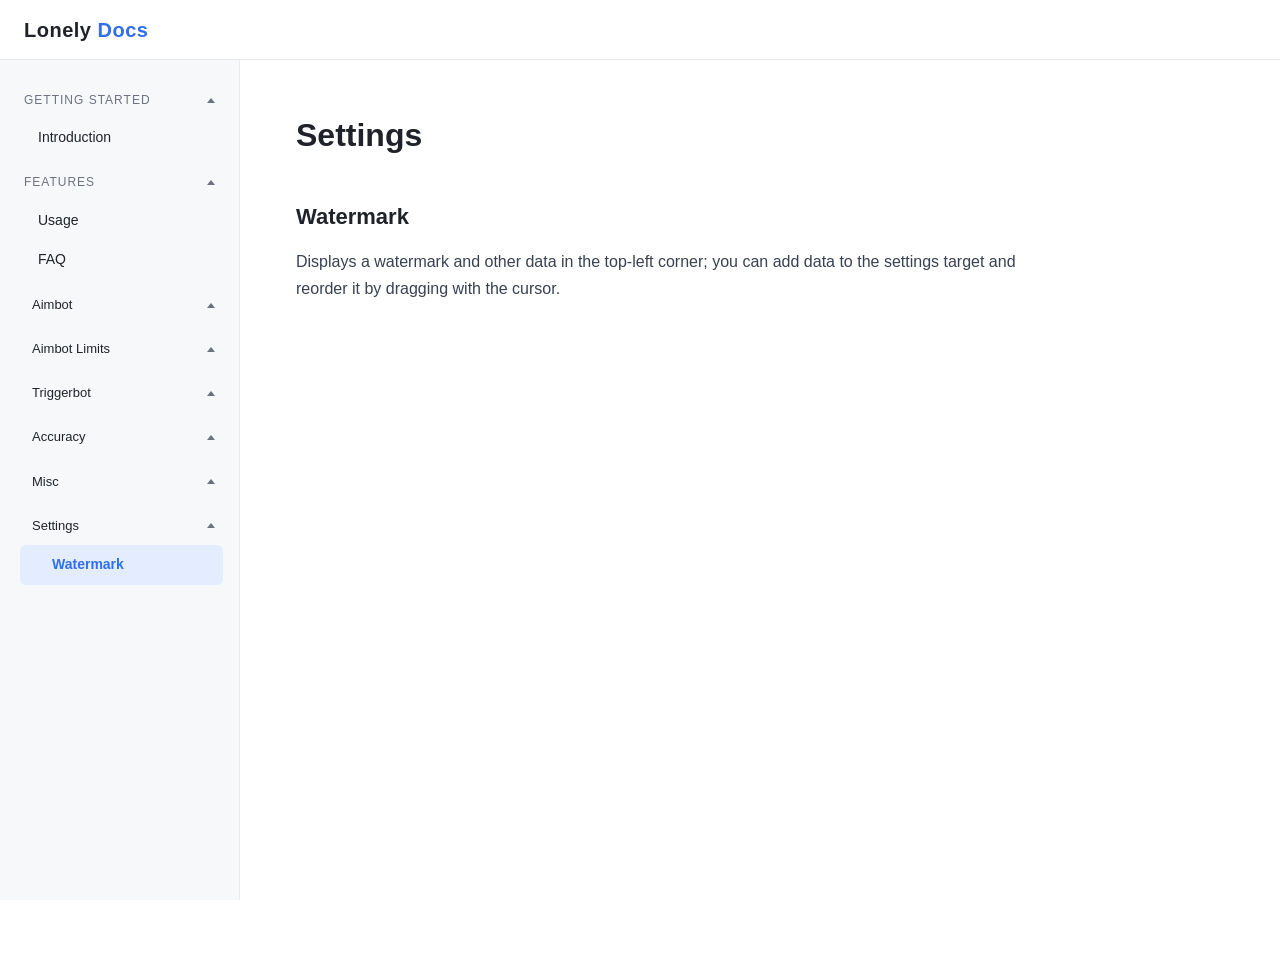
<file: settings.html>
<!DOCTYPE html>
<html lang="en">
<head>
  <meta charset="UTF-8">
  <meta name="viewport" content="width=device-width, initial-scale=1.0">
  <title>Lonely Docs — Settings</title>
  <link rel="stylesheet" href="style.css">
</head>
<body>
  <header class="topbar">
    <div class="brand">Lonely<span class="accent"> Docs</span></div>
  </header>

  <aside class="sidebar">
    <details class="nav-group" open>
      <summary>Getting Started</summary>
      <div class="nav-content"><div class="nav-inner">
        <a href="index.html#intro">Introduction</a>
      </div></div>
    </details>
    <details class="nav-group" open>
      <summary>Features</summary>
      <div class="nav-content"><div class="nav-inner">
        <a href="index.html#usage">Usage</a>
        <a href="index.html#faq">FAQ</a>

        <details class="nav-group sub collapsed">
          <summary>Aimbot</summary>
          <div class="nav-content"><div class="nav-inner">
            <a href="aimbot.html#wp-group">Weapon Group</a>
            <a href="aimbot.html#ab-enabled">Enabled</a>
            <a href="aimbot.html#ab-mouse-sync">Mouse Sync</a>
            <a href="aimbot.html#ab-activate">Activate</a>
            <a href="aimbot.html#ab-mode">Mode</a>
            <a href="aimbot.html#ab-move">Move</a>
            <a href="aimbot.html#ab-precise">Precise</a>
            <a href="aimbot.html#ab-humanized">Humanized</a>
            <a href="aimbot.html#ab-automatic">AutoMatic</a>
          </div></div>
        </details>

        <details class="nav-group sub collapsed">
          <summary>Aimbot Limits</summary>
          <div class="nav-content"><div class="nav-inner">
            <a href="aimbot-limits.html#ab-aim-time">Aim Time Limit</a>
            <a href="aimbot-limits.html#ab-distance">Distance</a>
            <a href="aimbot-limits.html#ab-smooth">Smooth</a>
            <a href="aimbot-limits.html#ab-predict">Predict</a>
            <a href="aimbot-limits.html#ab-hit-chance">Hit Chance</a>
            <a href="aimbot-limits.html#ab-delay-shoot">Delay Shoot</a>
            <a href="aimbot-limits.html#ab-first-slow">First Slow</a>
            <a href="aimbot-limits.html#ab-rapid-fire">Rapid Fire</a>
          </div></div>
        </details>

        <details class="nav-group sub collapsed">
          <summary>Triggerbot</summary>
          <div class="nav-content"><div class="nav-inner">
            <a href="triggerbot.html#tb-enabled">Enabled</a>
            <a href="triggerbot.html#tb-first-slow">First Slow</a>
            <a href="triggerbot.html#tb-hit-chance">Hit Chance</a>
            <a href="triggerbot.html#tb-interval">Interval Delay</a>
            <a href="triggerbot.html#tb-distance">Distance</a>
            <a href="triggerbot.html#tb-hitbox">Hitbox</a>
          </div></div>
        </details>

        <details class="nav-group sub collapsed">
          <summary>Accuracy</summary>
          <div class="nav-content"><div class="nav-inner">
            <a href="accuracy.html#ac-norecoil">No Recoil</a>
            <a href="accuracy.html#ac-nospread">No Spread</a>
            <a href="accuracy.html#ac-noshake">No Screen Shake</a>
          </div></div>
        </details>

        <details class="nav-group sub collapsed">
          <summary>Misc</summary>
          <div class="nav-content"><div class="nav-inner">
            <a href="misc.html#mi-bunnyhop">Bunnyhop</a>
            <a href="misc.html#mi-fastladder">Fast Ladder</a>
            <a href="misc.html#mi-viewmodel">Viewmodel</a>
            <a href="misc.html#mi-nofog">No Fog</a>
            <a href="misc.html#mi-novomit">No Vomit</a>
            <a href="misc.html#mi-flashboost">Flash Boost</a>
            <a href="misc.html#mi-fullbright">FullBright</a>
            <a href="misc.html#mi-antishake">Anti Shake</a>
          </div></div>
        </details>

        <details class="nav-group sub" open>
          <summary>Settings</summary>
          <div class="nav-content"><div class="nav-inner">
            <a href="#st-watermark" class="active">Watermark</a>
          </div></div>
        </details>
      </div></div>
    </details>
  </aside>

  <main class="content">
    <h1>Settings</h1>
    <h2 id="st-watermark">Watermark</h2>
    <p>Displays a watermark and other data in the top-left corner; you can add data to the settings target and reorder it by dragging with the cursor.</p>
  </main>

  <script>
    document.querySelectorAll('.sidebar .nav-group > summary').forEach(function (summary) {
      summary.addEventListener('click', function (e) {
        e.preventDefault();
        summary.parentElement.classList.toggle('collapsed');
      });
    });

    document.querySelectorAll('.sidebar a').forEach(function (link) {
      link.addEventListener('click', function () {
        document.querySelectorAll('.sidebar a.active').forEach(function (a) {
          a.classList.remove('active');
        });
        link.classList.add('active');
      });
    });
  </script>
</body></html>
</file>
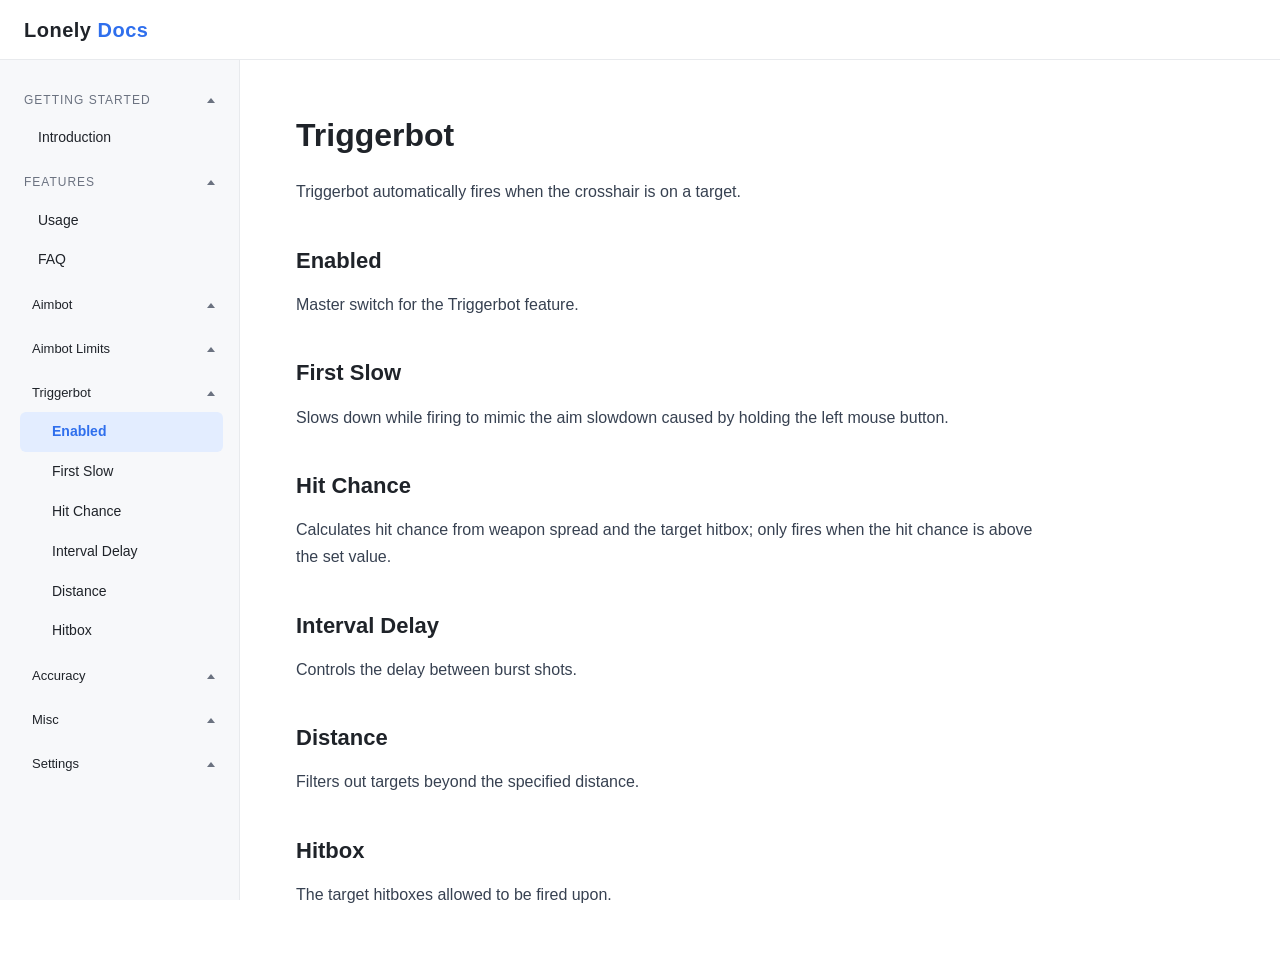
<file: triggerbot.html>
<!DOCTYPE html>
<html lang="en">
<head>
  <meta charset="UTF-8">
  <meta name="viewport" content="width=device-width, initial-scale=1.0">
  <title>Lonely Docs — Triggerbot</title>
  <link rel="stylesheet" href="style.css">
</head>
<body>
  <header class="topbar">
    <div class="brand">Lonely<span class="accent"> Docs</span></div>
  </header>

  <aside class="sidebar">
    <details class="nav-group" open>
      <summary>Getting Started</summary>
      <div class="nav-content"><div class="nav-inner">
        <a href="index.html#intro">Introduction</a>
      </div></div>
    </details>
    <details class="nav-group" open>
      <summary>Features</summary>
      <div class="nav-content"><div class="nav-inner">
        <a href="index.html#usage">Usage</a>
        <a href="index.html#faq">FAQ</a>

        <details class="nav-group sub collapsed">
          <summary>Aimbot</summary>
          <div class="nav-content"><div class="nav-inner">
            <a href="aimbot.html#wp-group">Weapon Group</a>
            <a href="aimbot.html#ab-enabled">Enabled</a>
            <a href="aimbot.html#ab-mouse-sync">Mouse Sync</a>
            <a href="aimbot.html#ab-activate">Activate</a>
            <a href="aimbot.html#ab-mode">Mode</a>
            <a href="aimbot.html#ab-move">Move</a>
            <a href="aimbot.html#ab-precise">Precise</a>
            <a href="aimbot.html#ab-humanized">Humanized</a>
            <a href="aimbot.html#ab-automatic">AutoMatic</a>
          </div></div>
        </details>

        <details class="nav-group sub collapsed">
          <summary>Aimbot Limits</summary>
          <div class="nav-content"><div class="nav-inner">
            <a href="aimbot-limits.html#ab-aim-time">Aim Time Limit</a>
            <a href="aimbot-limits.html#ab-distance">Distance</a>
            <a href="aimbot-limits.html#ab-smooth">Smooth</a>
            <a href="aimbot-limits.html#ab-predict">Predict</a>
            <a href="aimbot-limits.html#ab-hit-chance">Hit Chance</a>
            <a href="aimbot-limits.html#ab-delay-shoot">Delay Shoot</a>
            <a href="aimbot-limits.html#ab-first-slow">First Slow</a>
            <a href="aimbot-limits.html#ab-rapid-fire">Rapid Fire</a>
          </div></div>
        </details>

        <details class="nav-group sub" open>
          <summary>Triggerbot</summary>
          <div class="nav-content"><div class="nav-inner">
            <a href="#tb-enabled" class="active">Enabled</a>
            <a href="#tb-first-slow">First Slow</a>
            <a href="#tb-hit-chance">Hit Chance</a>
            <a href="#tb-interval">Interval Delay</a>
            <a href="#tb-distance">Distance</a>
            <a href="#tb-hitbox">Hitbox</a>
          </div></div>
        </details>

        <details class="nav-group sub collapsed">
          <summary>Accuracy</summary>
          <div class="nav-content"><div class="nav-inner">
            <a href="accuracy.html#ac-norecoil">No Recoil</a>
            <a href="accuracy.html#ac-nospread">No Spread</a>
            <a href="accuracy.html#ac-noshake">No Screen Shake</a>
          </div></div>
        </details>

        <details class="nav-group sub collapsed">
          <summary>Misc</summary>
          <div class="nav-content"><div class="nav-inner">
            <a href="misc.html#mi-bunnyhop">Bunnyhop</a>
            <a href="misc.html#mi-fastladder">Fast Ladder</a>
            <a href="misc.html#mi-viewmodel">Viewmodel</a>
            <a href="misc.html#mi-nofog">No Fog</a>
            <a href="misc.html#mi-novomit">No Vomit</a>
            <a href="misc.html#mi-flashboost">Flash Boost</a>
            <a href="misc.html#mi-fullbright">FullBright</a>
            <a href="misc.html#mi-antishake">Anti Shake</a>
          </div></div>
        </details>

        <details class="nav-group sub collapsed">
          <summary>Settings</summary>
          <div class="nav-content"><div class="nav-inner">
            <a href="settings.html#st-watermark">Watermark</a>
          </div></div>
        </details>
      </div></div>
    </details>
  </aside>

  <main class="content">
    <h1>Triggerbot</h1>
    <p>Triggerbot automatically fires when the crosshair is on a target.</p>

    <h2 id="tb-enabled">Enabled</h2>
    <p>Master switch for the Triggerbot feature.</p>

    <h2 id="tb-first-slow">First Slow</h2>
    <p>Slows down while firing to mimic the aim slowdown caused by holding the left mouse button.</p>

    <h2 id="tb-hit-chance">Hit Chance</h2>
    <p>Calculates hit chance from weapon spread and the target hitbox; only fires when the hit chance is above the set value.</p>

    <h2 id="tb-interval">Interval Delay</h2>
    <p>Controls the delay between burst shots.</p>

    <h2 id="tb-distance">Distance</h2>
    <p>Filters out targets beyond the specified distance.</p>

    <h2 id="tb-hitbox">Hitbox</h2>
    <p>The target hitboxes allowed to be fired upon.</p>
  </main>

  <script>
    document.querySelectorAll('.sidebar .nav-group > summary').forEach(function (summary) {
      summary.addEventListener('click', function (e) {
        e.preventDefault();
        summary.parentElement.classList.toggle('collapsed');
      });
    });

    document.querySelectorAll('.sidebar a').forEach(function (link) {
      link.addEventListener('click', function () {
        document.querySelectorAll('.sidebar a.active').forEach(function (a) {
          a.classList.remove('active');
        });
        link.classList.add('active');
      });
    });
  </script>
</body></html>
</file>
<file: style.css>
:root {
  --bg: #ffffff;
  --sidebar-bg: #f7f8fa;
  --border: #e8eaed;
  --text: #1f2329;
  --text-muted: #6b7280;
  --accent: #2f6fed;
}

* { box-sizing: border-box; margin: 0; padding: 0; }

html, body { height: 100%; }

body {
  font-family: -apple-system, BlinkMacSystemFont, "Segoe UI", "PingFang SC",
               "Hiragino Sans GB", "Microsoft YaHei", sans-serif;
  color: var(--text);
  background: var(--bg);
  line-height: 1.7;
}

/* Top bar */
.topbar {
  position: fixed;
  top: 0; left: 0; right: 0;
  height: 60px;
  display: flex;
  align-items: center;
  padding: 0 24px;
  background: var(--bg);
  border-bottom: 1px solid var(--border);
  z-index: 10;
}

.topbar .brand {
  font-size: 20px;
  font-weight: 700;
  letter-spacing: 0.5px;
  color: var(--text);
}

.topbar .brand .accent { color: var(--accent); }

/* Sidebar */
.sidebar {
  position: fixed;
  top: 60px; left: 0; bottom: 0;
  width: 240px;
  background: var(--sidebar-bg);
  border-right: 1px solid var(--border);
  padding: 16px 16px;
  overflow-y: auto;
}

/* Collapsible sidebar groups */
.sidebar .nav-group { margin: 6px 0; }

.sidebar summary {
  display: flex;
  align-items: center;
  justify-content: space-between;
  list-style: none;
  cursor: pointer;
  user-select: none;
  padding: 8px;
  border-radius: 6px;
  font-size: 12px;
  text-transform: uppercase;
  letter-spacing: 1px;
  color: var(--text-muted);
}

.sidebar summary::-webkit-details-marker { display: none; }
.sidebar summary:hover { background: #eceef1; }

.sidebar summary::after {
  content: "";
  width: 0; height: 0;
  border-left: 4px solid transparent;
  border-right: 4px solid transparent;
  border-top: 5px solid var(--text-muted);
  transition: transform .25s ease;
}

/* Arrow points up when expanded, down when collapsed */
.sidebar .nav-group:not(.collapsed) summary::after { transform: rotate(180deg); }

/* Expand/collapse animation for group content (grid row height, height-adaptive) */
.sidebar .nav-content {
  display: grid;
  grid-template-rows: 1fr;
  transition: grid-template-rows .28s ease;
}
.sidebar .nav-group.collapsed .nav-content { grid-template-rows: 0fr; }
.sidebar .nav-content > .nav-inner { overflow: hidden; min-height: 0; }

/* Nested sub-category collapsible bar (indented, visually a child) */
.sidebar .nav-group.sub { margin-left: 4px; }
.sidebar .nav-group.sub > summary {
  font-size: 13px;
  text-transform: none;
  letter-spacing: 0;
  color: var(--text);
  padding-left: 12px;
}
.sidebar .nav-group.sub a { padding-left: 32px; }

.sidebar .nav-group a {
  display: block;
  padding: 8px 8px 8px 22px;
  border-radius: 6px;
  color: var(--text);
  text-decoration: none;
  font-size: 14px;
}

.sidebar .nav-group a:hover { background: #eceef1; }
.sidebar .nav-group a.active { background: #e3edff; color: var(--accent); font-weight: 600; }

/* Content area */
.content {
  margin-left: 240px;
  margin-top: 60px;
  padding: 48px 56px;
  max-width: 860px;
}

.content h1 { font-size: 32px; margin-bottom: 16px; }
.content h2 { font-size: 22px; margin: 36px 0 12px; }
.content h3 { font-size: 18px; margin: 28px 0 10px; }
.content h4 { font-size: 15px; margin: 20px 0 8px; color: #374151; }
.content p { margin-bottom: 16px; color: #374151; }
.content ul { margin: 0 0 16px 22px; }
.content li { margin-bottom: 6px; color: #374151; }
.content code {
  background: #f1f2f4;
  padding: 2px 6px;
  border-radius: 4px;
  font-size: 13px;
}

.card {
  border: 1px solid var(--border);
  border-radius: 10px;
  padding: 20px 24px;
  margin: 20px 0;
  background: #fafbfc;
}

@media (max-width: 720px) {
  .sidebar { display: none; }
  .content { margin-left: 0; padding: 32px 20px; }
}

/* Respect users who prefer reduced motion */
@media (prefers-reduced-motion: reduce) {
  .sidebar .nav-content,
  .sidebar summary::after { transition: none; }
}
</file>
